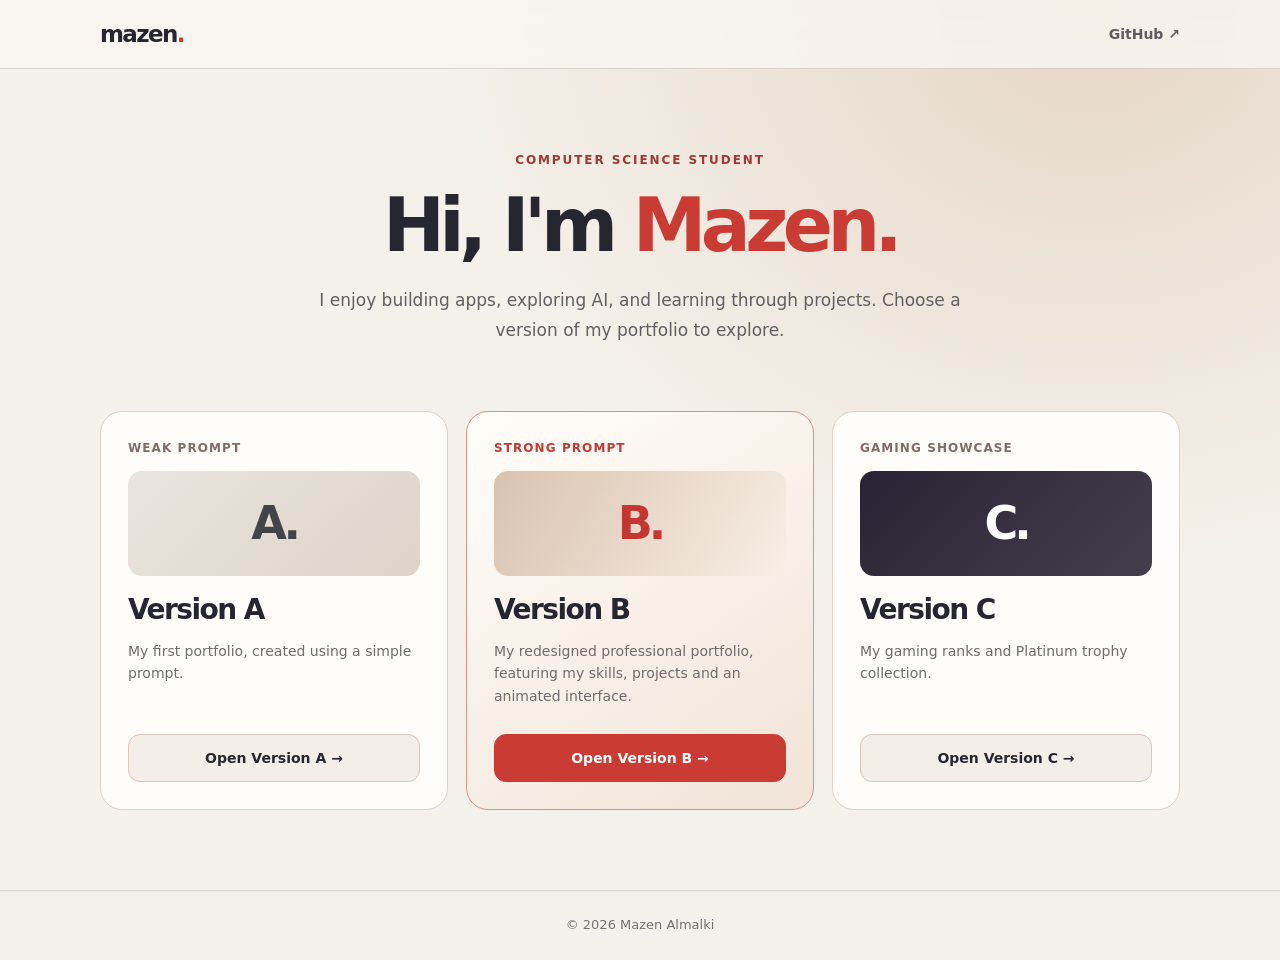
<file: index.html>
<!doctype html>
<html lang="en">
<head>
<meta charset="utf-8">
<meta name="viewport" content="width=device-width, initial-scale=1">
<meta name="theme-color" content="#f4f1ea">
<meta name="description" content="Mazen Almalki — Computer Science student. Explore three portfolio versions.">
<title>Mazen Almalki | Choose a Version</title>
<style>
:root{--bg:#f4f1ea;--ink:#252630;--muted:#6f6b6b;--edge:#dbd3ca;--paper:#fffdf9;--red:#ca3b33;--wood:#9a725d}
*{box-sizing:border-box}
html{scroll-behavior:smooth}
body{margin:0;background:radial-gradient(ellipse at 85% 0%,#e5d6c6 0%,transparent 42%),var(--bg);color:var(--ink);font:16px/1.6 system-ui,-apple-system,"Segoe UI",sans-serif}
a{text-decoration:none;color:inherit}
a:focus-visible{outline:3px solid var(--red);outline-offset:4px}
.wrap{width:min(1080px,calc(100% - 40px));margin:auto}
.topbar{border-bottom:1px solid var(--edge);background:#f9f7f2c9;backdrop-filter:blur(12px)}
.nav{min-height:68px;display:flex;align-items:center;justify-content:space-between;gap:16px}
.logo{font-size:23px;font-weight:850;letter-spacing:-.07em}.logo span{color:var(--red)}
.nav a:not(.logo){font-size:14px;font-weight:650;color:#605b60}.nav a:hover{color:var(--red)}
.hero{text-align:center;padding:82px 0 45px}
.kicker{color:#a23730;text-transform:uppercase;font-size:12px;font-weight:800;letter-spacing:.16em}
h1{font-size:clamp(42px,7vw,74px);letter-spacing:-.075em;line-height:1.05;margin:17px 0 20px}
.hero h1 span{color:var(--red)}
.lead{max-width:680px;margin:auto;color:#625f64;font-size:17px;line-height:1.8}
.versions{display:grid;grid-template-columns:repeat(3,minmax(0,1fr));gap:18px;padding:20px 0 80px}
.card{border:1px solid var(--edge);border-radius:22px;background:var(--paper);padding:27px;display:flex;flex-direction:column;gap:13px;min-width:0;transition:transform .25s,border-color .25s,box-shadow .25s}
.card:hover{transform:translateY(-5px);box-shadow:0 18px 35px #6d55401b}
.card.b{background:linear-gradient(145deg,#fffdf9,#f1e3d7);border-color:#c99a86}
.label{font-size:12px;font-weight:800;letter-spacing:.09em;color:#806c65}
.card.b .label{color:#c33a33}
.card h2{font-size:28px;letter-spacing:-.055em;line-height:1.2;margin:4px 0 0}
.card p{margin:0 0 14px;color:var(--muted);font-size:14px;flex:1}
.card-visual{height:105px;border-radius:14px;display:flex;align-items:center;justify-content:center;font-size:46px;font-weight:900;letter-spacing:-.09em;background:linear-gradient(135deg,#e9e5de,#ddd3c9);color:#43434a}
.b .card-visual{background:linear-gradient(120deg,#d9c3af,#f8eee4);color:#c53630}
.c .card-visual{background:linear-gradient(135deg,#282334,#453e4c);color:#fff}
.go{display:inline-flex;align-items:center;justify-content:center;padding:12px 16px;border:1px solid #d6c6bb;border-radius:12px;font-size:14px;font-weight:800;background:#f4eee9}
.b .go{background:var(--red);border-color:var(--red);color:white}
.go:hover{filter:brightness(.96)}
footer{border-top:1px solid var(--edge);padding:24px 0;color:#777176;font-size:13px;text-align:center}
@media(max-width:800px){.versions{grid-template-columns:1fr 1fr}}
@media(max-width:570px){.hero{padding:60px 0 35px}.versions{grid-template-columns:1fr}.card{padding:23px}.nav{min-height:62px}}
@media(prefers-reduced-motion:reduce){html{scroll-behavior:auto}.card{transition:none}.card:hover{transform:none}}
</style>
</head>
<body>
<header class="topbar"><div class="wrap nav"><a href="index.html" class="logo">mazen<span>.</span></a><a href="https://github.com/MazenAlmalki" target="_blank" rel="noopener noreferrer">GitHub ↗</a></div></header>
<main class="wrap">
<section class="hero"><div class="kicker">Computer Science Student</div><h1>Hi, I'm <span>Mazen.</span></h1><p class="lead">I enjoy building apps, exploring AI, and learning through projects. Choose a version of my portfolio to explore.</p></section>
<section class="versions" aria-label="Choose a portfolio version">
<article class="card a"><span class="label">WEAK PROMPT</span><div class="card-visual" aria-hidden="true">A.</div><h2>Version A</h2><p>My first portfolio, created using a simple prompt.</p><a class="go" href="version-a.html">Open Version A →</a></article>
<article class="card b"><span class="label">STRONG PROMPT</span><div class="card-visual" aria-hidden="true">B.</div><h2>Version B</h2><p>My redesigned professional portfolio, featuring my skills, projects and an animated interface.</p><a class="go" href="version-b.html">Open Version B →</a></article>
<article class="card c"><span class="label">GAMING SHOWCASE</span><div class="card-visual" aria-hidden="true">C.</div><h2>Version C</h2><p>My gaming ranks and Platinum trophy collection.</p><a class="go" href="version-c.html">Open Version C →</a></article>
</section>
</main>
<footer>© <span id="year">2026</span> Mazen Almalki</footer>
<script>document.getElementById("year").textContent=new Date().getFullYear();</script>
</body>
</html>
</file>
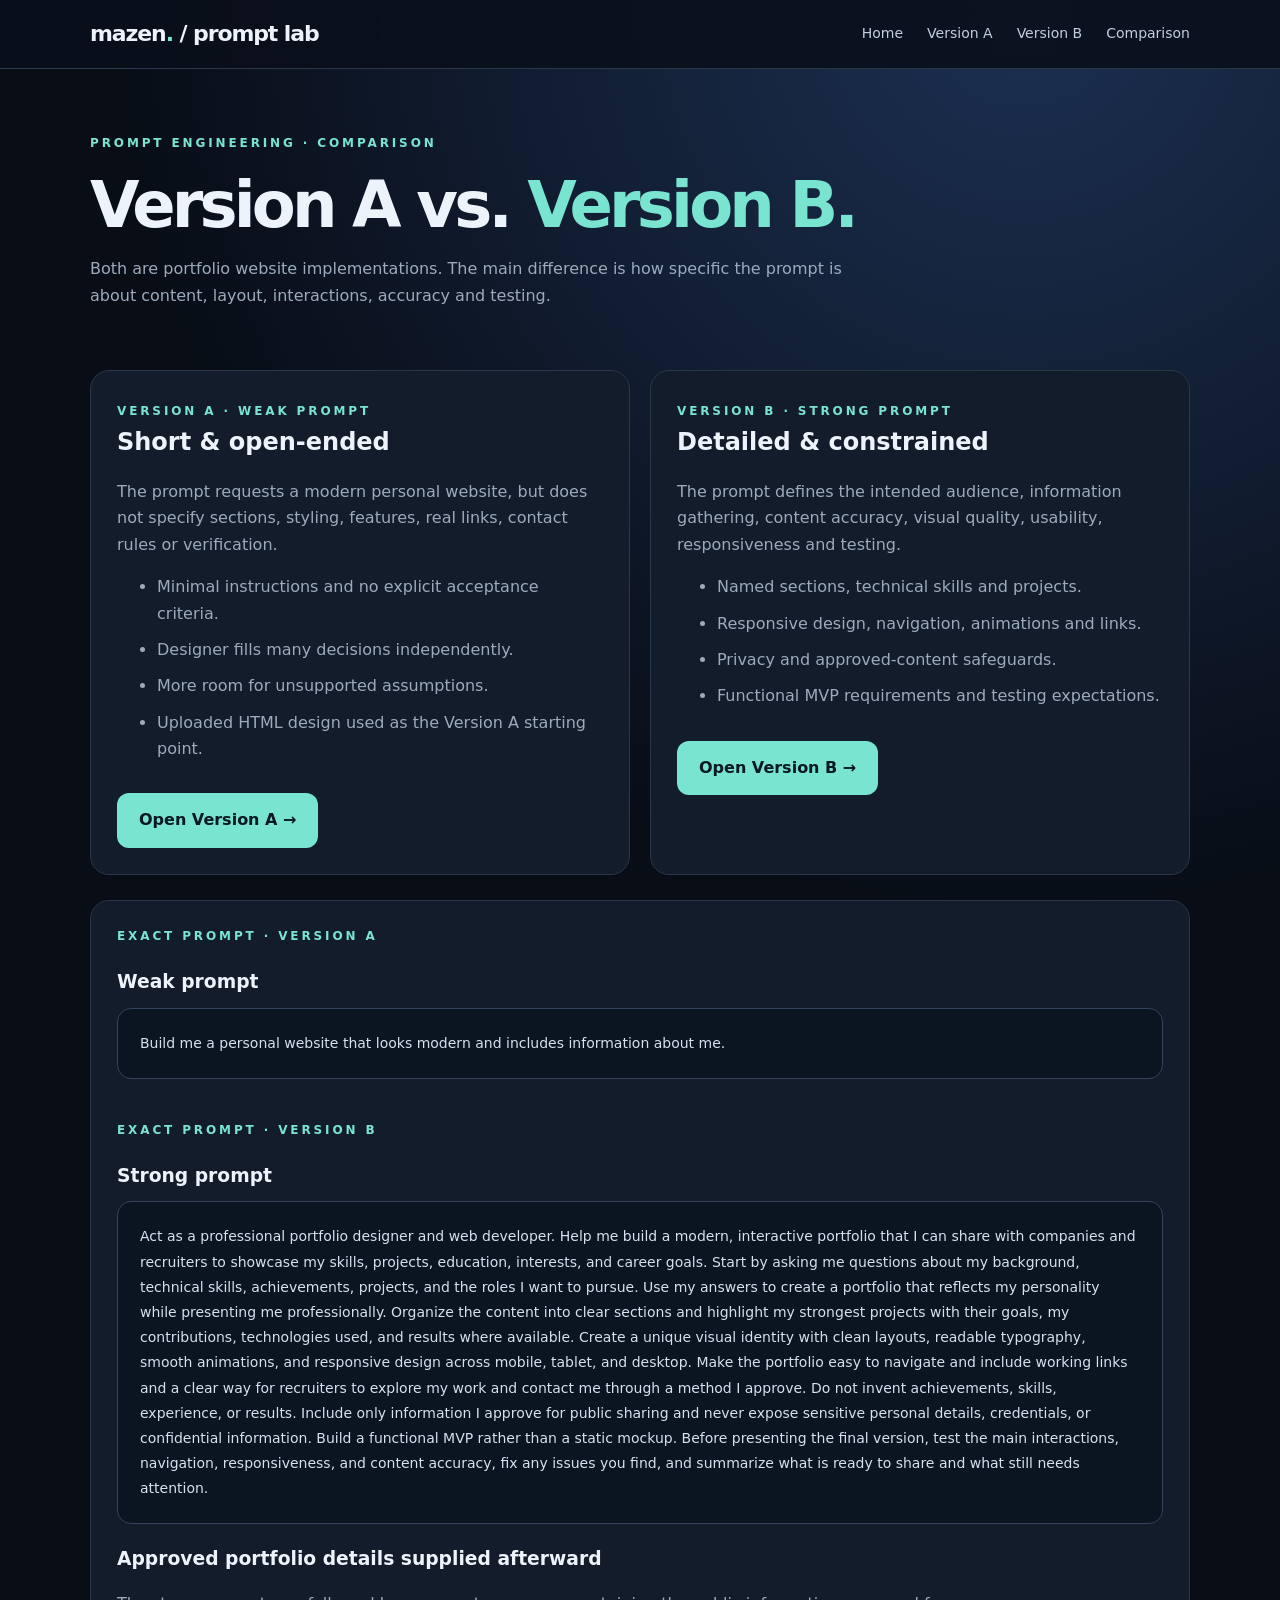
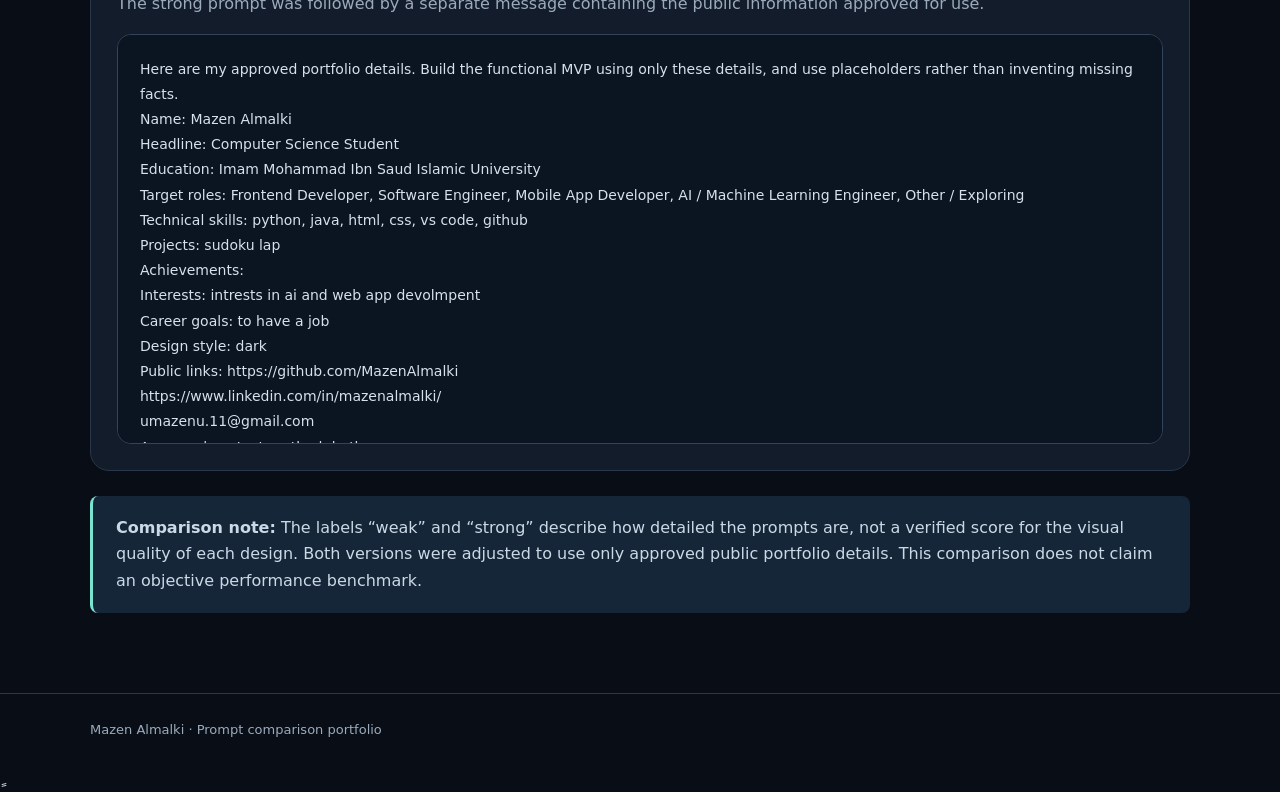
<file: comparison.html>
<!doctype html><html lang="en"><head><meta charset="utf-8"><meta name="viewport" content="width=device-width,initial-scale=1"><meta name="theme-color" content="#080d16"><style>
:root{color-scheme:dark;--bg:#080d16;--panel:#121c2a;--line:#293748;--text:#edf3fa;--muted:#9cabbc;--accent:#79e4d0;--blue:#92a8ff}*{box-sizing:border-box}html{scroll-behavior:smooth}body{margin:0;background:radial-gradient(circle at 80% 0%,#1c3052 0%,transparent 35%),var(--bg);color:var(--text);font-family:Inter,system-ui,-apple-system,'Segoe UI',sans-serif;line-height:1.65}a{color:inherit;text-decoration:none}:focus-visible{outline:3px solid var(--accent);outline-offset:4px}.wrap{width:min(1100px,calc(100% - 40px));margin:auto}.header{position:sticky;top:0;z-index:10;background:#0a101be6;backdrop-filter:blur(14px);border-bottom:1px solid var(--line)}.headrow{min-height:68px;display:flex;align-items:center;justify-content:space-between;gap:20px}.logo{font-weight:850;font-size:22px;letter-spacing:-.05em}.logo span,.eyebrow{color:var(--accent)}.header nav{display:flex;gap:24px;flex-wrap:wrap}.header nav a{font-size:14px;color:#c2cfdf}.header nav a:hover{color:white}.hero{text-align:center;padding:96px 0 43px}.eyebrow{text-transform:uppercase;font-size:12px;font-weight:800;letter-spacing:.24em}.hero h1{font-size:clamp(42px,7vw,76px);line-height:1.07;letter-spacing:-.06em;margin:18px auto 22px;max-width:850px}.hero h1 span{background:linear-gradient(90deg,var(--accent),var(--blue));background-clip:text;color:transparent}.hero p{max-width:650px;margin:auto;color:var(--muted);font-size:17px}.versions{display:grid;grid-template-columns:repeat(2,minmax(0,1fr));gap:24px;padding:35px 0 45px}.card{padding:30px;border:1px solid var(--line);border-radius:24px;background:linear-gradient(140deg,#182338,#101926);display:flex;flex-direction:column}.card.b{border-color:#4c8d94;background:linear-gradient(140deg,#173042,#111928)}.pill{align-self:flex-start;font-size:12px;font-weight:800;letter-spacing:.1em;text-transform:uppercase;border:1px solid #627489;border-radius:100px;padding:5px 12px}.b .pill{border-color:#70bcad;color:var(--accent)}.mock{margin:25px 0;border:1px solid #41506a;border-radius:13px;overflow:hidden;background:#0a1020;min-height:160px}.dots{display:flex;gap:6px;padding:12px;border-bottom:1px solid #28364c}.dots i{width:8px;height:8px;background:#74849b;border-radius:50%}.preview{padding:24px}.preview strong{display:block;font-size:32px;letter-spacing:-.05em}.preview em{font-style:normal;color:#a4fb78}.b .preview em{color:#8eaaff}.preview small{color:#8594ab}.lines{display:flex;gap:8px;margin-top:16px}.lines span{height:32px;border-radius:6px;background:#27354d;flex:1}.card h2{font-size:29px;letter-spacing:-.05em;margin:0 0 9px}.card p{color:var(--muted);margin:0 0 25px}.button{display:inline-flex;justify-content:center;align-items:center;background:var(--accent);color:#071923;border-radius:12px;padding:14px 22px;font-weight:800;transition:transform .2s}.button:hover{transform:translateY(-3px)}.a .button{background:#d8e3fb}.card .button{margin-top:auto}.under{text-align:center;padding:8px 0 90px}.under a{color:var(--accent);font-weight:750;text-decoration:underline;text-underline-offset:5px}.footer{border-top:1px solid var(--line);padding:25px 0;color:var(--muted);font-size:13px}.intro{padding:65px 0 20px}.intro h1{font-size:clamp(38px,6vw,64px);letter-spacing:-.06em;line-height:1.1;margin:16px 0}.intro p{color:var(--muted);max-width:790px}.cols{display:grid;grid-template-columns:1fr 1fr;gap:20px;margin:25px 0}.comp{background:var(--panel);border:1px solid var(--line);padding:26px;border-radius:19px}.comp h2{margin:0 0 10px}.comp p,.comp li{color:var(--muted)}.comp li{margin-bottom:10px}h3{margin:20px 0 10px}.prompt{white-space:pre-wrap;overflow-wrap:anywhere;background:#0b1421;border:1px solid #334359;border-radius:14px;padding:22px;color:#d6e1ee;font-size:14px;line-height:1.8;max-height:410px;overflow:auto}.comp .button{margin-top:15px}.note{background:#152638;border-left:3px solid var(--accent);padding:19px 23px;border-radius:8px;margin:25px 0 80px;color:#cbd9e6}@media(max-width:700px){.versions,.cols{grid-template-columns:1fr}.hero{padding-top:60px}.card{padding:22px}.header nav{gap:13px}.intro{padding-top:48px}}@media(prefers-reduced-motion:reduce){html{scroll-behavior:auto}.button{transition:none}}
</style><title>Version A vs B | Prompts & Differences</title></head><body><header class="header"><div class="wrap headrow"><a class="logo" href="index.html">mazen<span>.</span> / prompt lab</a><nav aria-label="Website navigation"><a href="index.html">Home</a><a href="version-a.html">Version A</a><a href="version-b.html">Version B</a><a href="comparison.html">Comparison</a></nav></div></header><main class="wrap"><section class="intro"><div class="eyebrow">Prompt engineering · Comparison</div><h1>Version A vs. <span style="color:var(--accent)">Version B.</span></h1><p>Both are portfolio website implementations. The main difference is how specific the prompt is about content, layout, interactions, accuracy and testing.</p></section><section class="cols"><article class="comp"><span class="eyebrow">Version A · Weak prompt</span><h2>Short & open-ended</h2><p>The prompt requests a modern personal website, but does not specify sections, styling, features, real links, contact rules or verification.</p><ul><li>Minimal instructions and no explicit acceptance criteria.</li><li>Designer fills many decisions independently.</li><li>More room for unsupported assumptions.</li><li>Uploaded HTML design used as the Version A starting point.</li></ul><a class="button" href="version-a.html">Open Version A →</a></article><article class="comp"><span class="eyebrow">Version B · Strong prompt</span><h2>Detailed & constrained</h2><p>The prompt defines the intended audience, information gathering, content accuracy, visual quality, usability, responsiveness and testing.</p><ul><li>Named sections, technical skills and projects.</li><li>Responsive design, navigation, animations and links.</li><li>Privacy and approved-content safeguards.</li><li>Functional MVP requirements and testing expectations.</li></ul><a class="button" href="version-b.html">Open Version B →</a></article></section><section class="comp"><div class="eyebrow">Exact prompt · Version A</div><h3>Weak prompt</h3><div class="prompt">Build me a personal website that looks modern and includes information about me.</div><div class="eyebrow" style="margin-top:42px">Exact prompt · Version B</div><h3>Strong prompt</h3><div class="prompt">Act as a professional portfolio designer and web developer. Help me build a modern, interactive portfolio that I can share with companies and recruiters to showcase my skills, projects, education, interests, and career goals. Start by asking me questions about my background, technical skills, achievements, projects, and the roles I want to pursue. Use my answers to create a portfolio that reflects my personality while presenting me professionally. Organize the content into clear sections and highlight my strongest projects with their goals, my contributions, technologies used, and results where available. Create a unique visual identity with clean layouts, readable typography, smooth animations, and responsive design across mobile, tablet, and desktop. Make the portfolio easy to navigate and include working links and a clear way for recruiters to explore my work and contact me through a method I approve. Do not invent achievements, skills, experience, or results. Include only information I approve for public sharing and never expose sensitive personal details, credentials, or confidential information. Build a functional MVP rather than a static mockup. Before presenting the final version, test the main interactions, navigation, responsiveness, and content accuracy, fix any issues you find, and summarize what is ready to share and what still needs attention.</div><h3>Approved portfolio details supplied afterward</h3><p>The strong prompt was followed by a separate message containing the public information approved for use.</p><div class="prompt">Here are my approved portfolio details. Build the functional MVP using only these details, and use placeholders rather than inventing missing facts.
Name: Mazen Almalki
Headline: Computer Science Student
Education: Imam Mohammad Ibn Saud Islamic University
Target roles: Frontend Developer, Software Engineer, Mobile App Developer, AI / Machine Learning Engineer, Other / Exploring
Technical skills: python, java, html, css, vs code, github
Projects: sudoku lap
Achievements:
Interests: intrests in ai and web app devolmpent
Career goals: to have a job
Design style: dark
Public links: https://github.com/MazenAlmalki
https://www.linkedin.com/in/mazenalmalki/
umazenu.11@gmail.com
Approved contact method: both</div></section><div class="note"><strong>Comparison note:</strong> The labels “weak” and “strong” describe how detailed the prompts are, not a verified score for the visual quality of each design. Both versions were adjusted to use only approved public portfolio details. This comparison does not claim an objective performance benchmark.</div></main><footer class="footer"><div class="wrap">Mazen Almalki · Prompt comparison portfolio</div></footer></body></html>ٍ
</file>
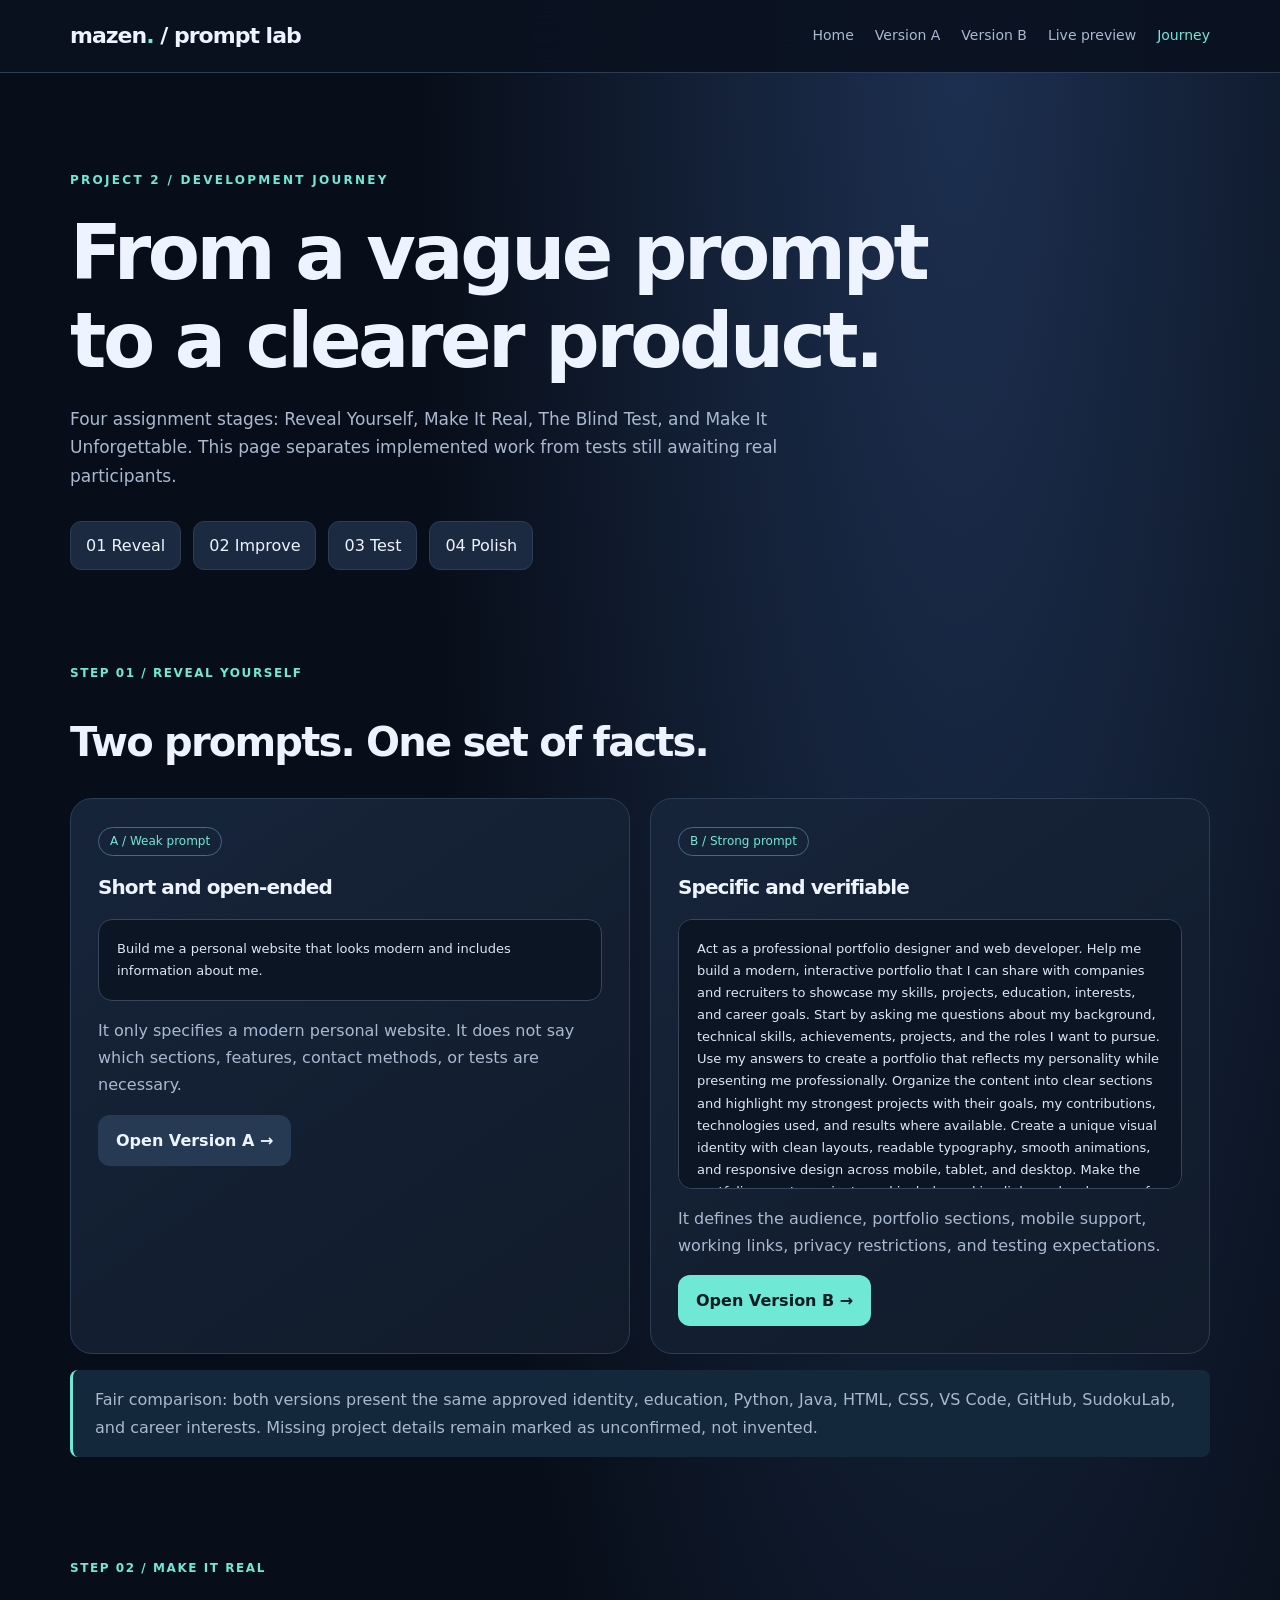
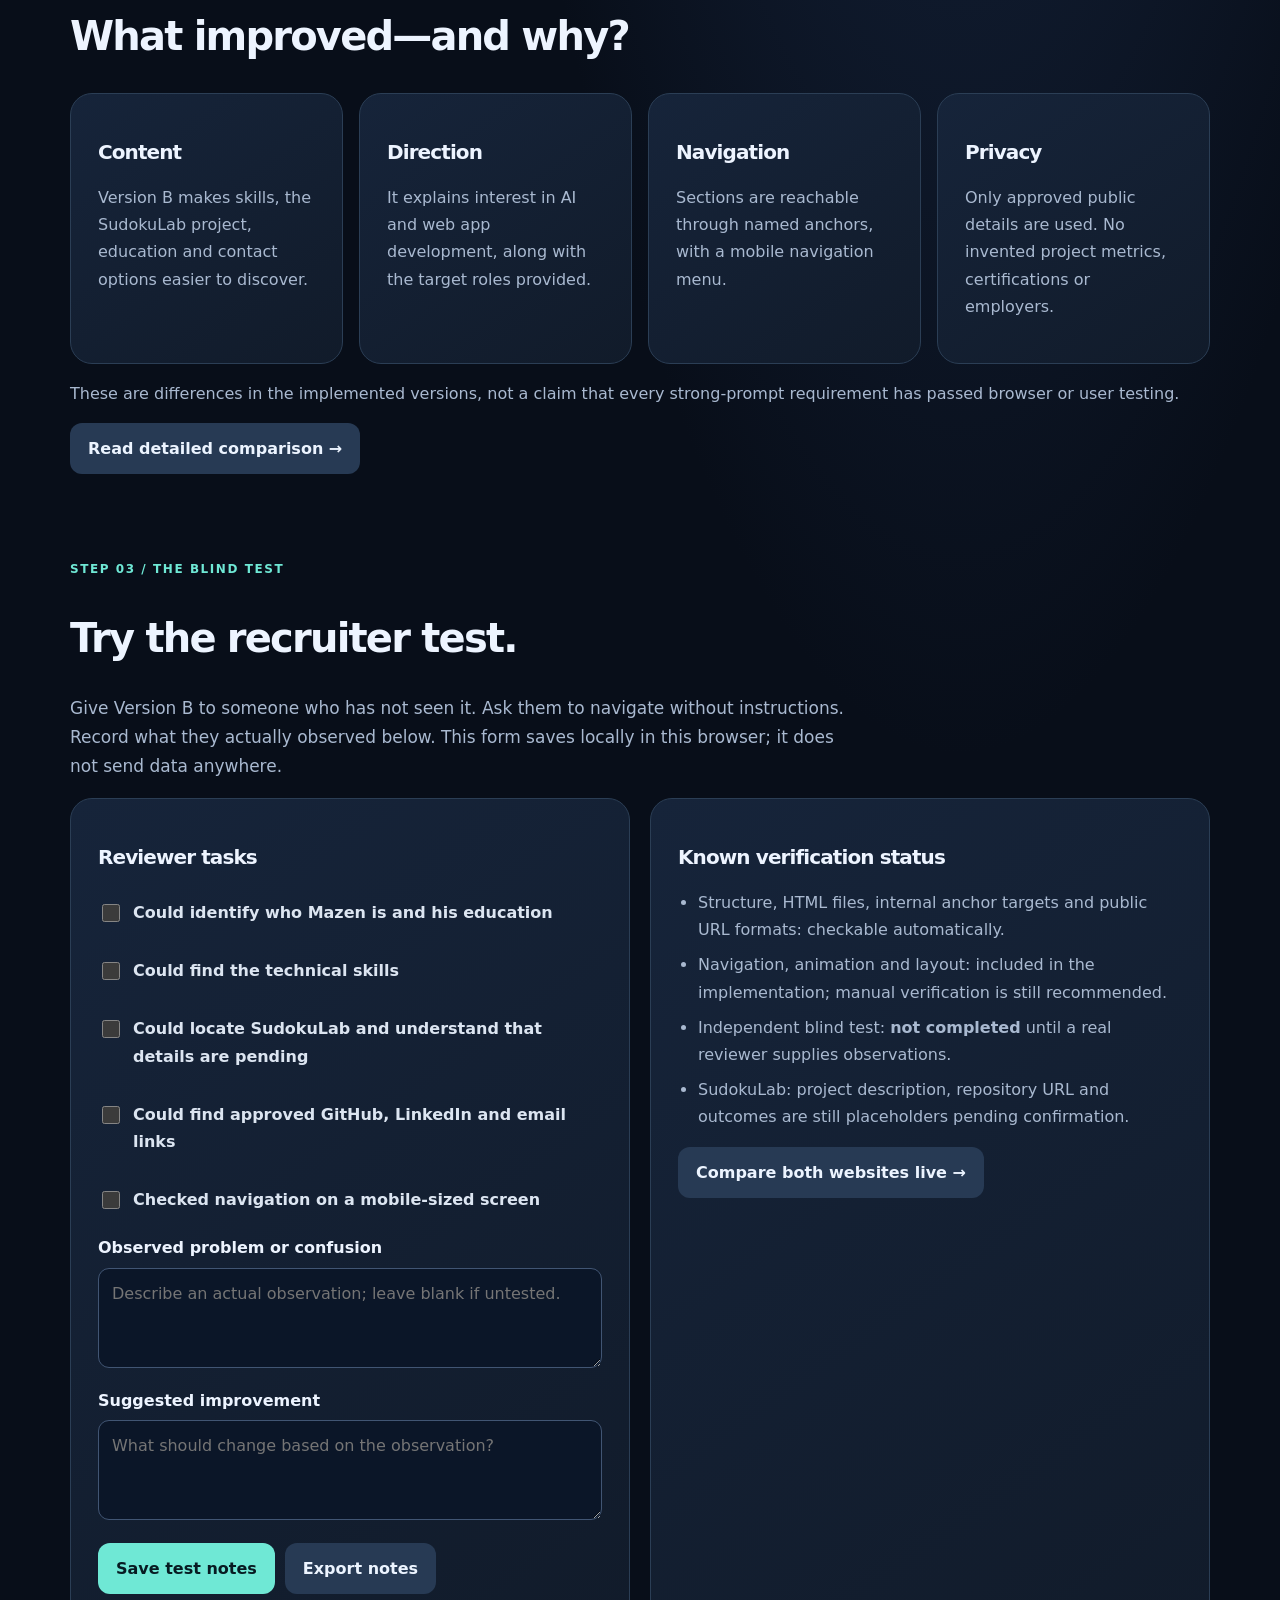
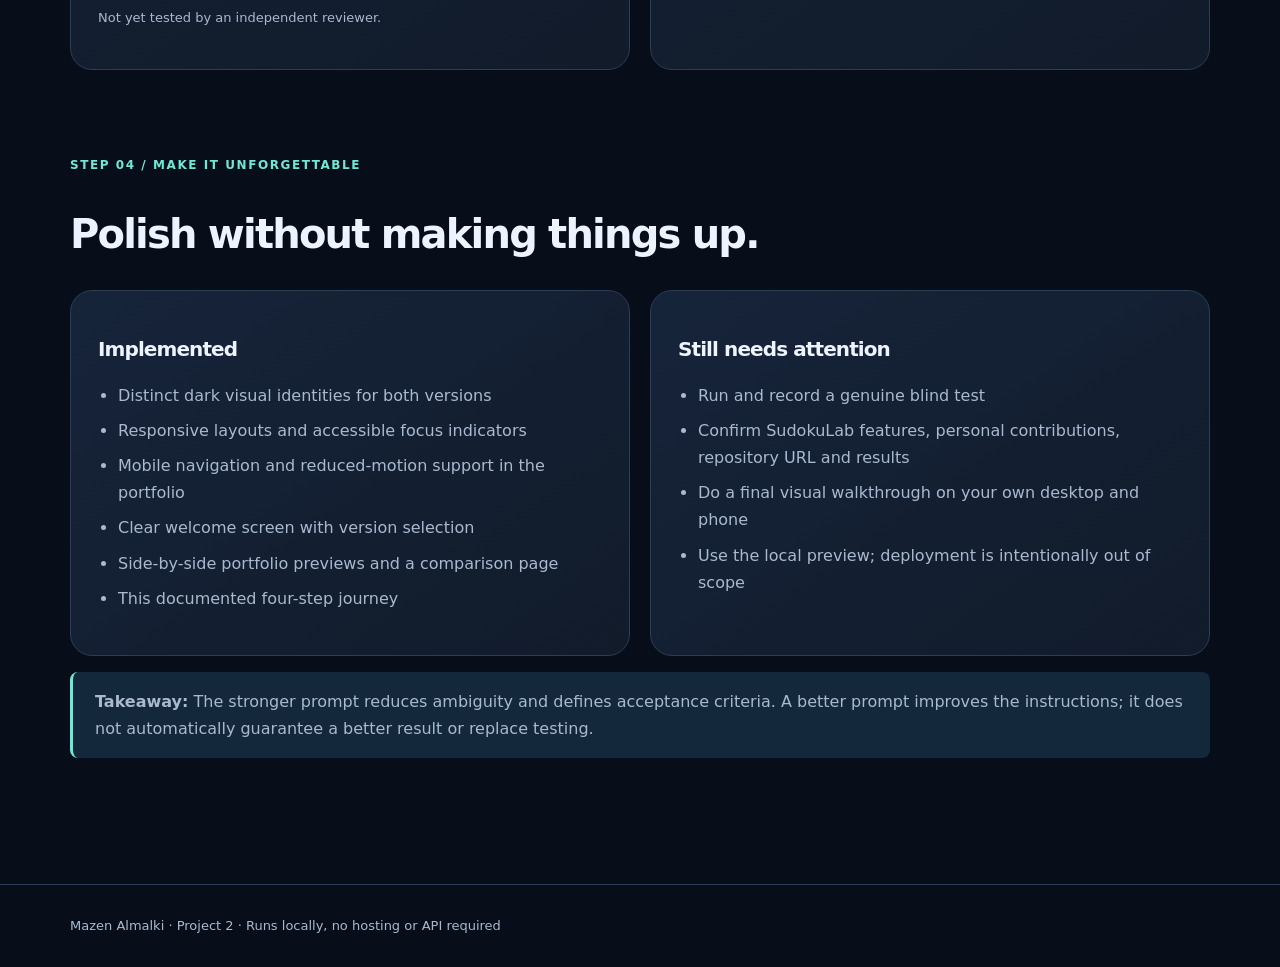
<file: journey.html>
<!doctype html><html lang="en"><head><meta charset="utf-8"><meta name="viewport" content="width=device-width,initial-scale=1"><meta name="theme-color" content="#080e19"><title>Development Journey | Mazen Almalki</title><link rel="stylesheet" href="journey.css"></head><body><header class="navtop"><div class="wrap navinside"><a href="index.html"><strong>mazen<span>.</span> / prompt lab</strong></a><nav class="navlinks" aria-label="Main navigation"><a href="index.html">Home</a><a href="version-a.html">Version A</a><a href="version-b.html">Version B</a><a href="preview.html">Live preview</a><a href="journey.html" aria-current="page">Journey</a></nav></div></header><main class="wrap">
<section class="hero reveal"><span class="eyebrow">Project 2 / Development journey</span><h1>From a vague prompt<br>to a clearer product.</h1><p class="sub">Four assignment stages: Reveal Yourself, Make It Real, The Blind Test, and Make It Unforgettable. This page separates implemented work from tests still awaiting real participants.</p><nav class="timeline" aria-label="Jump to a step"><a href="#step1">01 Reveal</a><a href="#step2">02 Improve</a><a href="#step3">03 Test</a><a href="#step4">04 Polish</a></nav></section>
<section class="block" id="step1"><span class="stepno">STEP 01 / REVEAL YOURSELF</span><h2>Two prompts. One set of facts.</h2><div class="grid2"><article class="panel"><span class="chip">A / Weak prompt</span><h3>Short and open-ended</h3><div class="prompt">Build me a personal website that looks modern and includes information about me.</div><p>It only specifies a modern personal website. It does not say which sections, features, contact methods, or tests are necessary.</p><a class="btn alt" href="version-a.html">Open Version A →</a></article><article class="panel"><span class="chip">B / Strong prompt</span><h3>Specific and verifiable</h3><div class="prompt">Act as a professional portfolio designer and web developer. Help me build a modern, interactive portfolio that I can share with companies and recruiters to showcase my skills, projects, education, interests, and career goals. Start by asking me questions about my background, technical skills, achievements, projects, and the roles I want to pursue. Use my answers to create a portfolio that reflects my personality while presenting me professionally. Organize the content into clear sections and highlight my strongest projects with their goals, my contributions, technologies used, and results where available. Create a unique visual identity with clean layouts, readable typography, smooth animations, and responsive design across mobile, tablet, and desktop. Make the portfolio easy to navigate and include working links and a clear way for recruiters to explore my work and contact me through a method I approve. Do not invent achievements, skills, experience, or results. Include only information I approve for public sharing and never expose sensitive personal details, credentials, or confidential information. Build a functional MVP rather than a static mockup. Before presenting the final version, test the main interactions, navigation, responsiveness, and content accuracy, fix any issues you find, and summarize what is ready to share and what still needs attention.</div><p>It defines the audience, portfolio sections, mobile support, working links, privacy restrictions, and testing expectations.</p><a class="btn" href="version-b.html">Open Version B →</a></article></div><p class="strip">Fair comparison: both versions present the same approved identity, education, Python, Java, HTML, CSS, VS Code, GitHub, SudokuLab, and career interests. Missing project details remain marked as unconfirmed, not invented.</p></section>
<section class="block" id="step2"><span class="stepno">STEP 02 / MAKE IT REAL</span><h2>What improved—and why?</h2><div class="grid4"><article class="panel"><h3>Content</h3><p>Version B makes skills, the SudokuLab project, education and contact options easier to discover.</p></article><article class="panel"><h3>Direction</h3><p>It explains interest in AI and web app development, along with the target roles provided.</p></article><article class="panel"><h3>Navigation</h3><p>Sections are reachable through named anchors, with a mobile navigation menu.</p></article><article class="panel"><h3>Privacy</h3><p>Only approved public details are used. No invented project metrics, certifications or employers.</p></article></div><p class="muted">These are differences in the implemented versions, not a claim that every strong-prompt requirement has passed browser or user testing.</p><a class="btn alt" href="comparison.html">Read detailed comparison →</a></section>
<section class="block" id="step3"><span class="stepno">STEP 03 / THE BLIND TEST</span><h2>Try the recruiter test.</h2><p class="sub">Give Version B to someone who has not seen it. Ask them to navigate without instructions. Record what they actually observed below. This form saves locally in this browser; it does not send data anywhere.</p><div class="grid2"><div class="panel"><h3>Reviewer tasks</h3><form id="blindForm"><label class="testline"><input type="checkbox" name="identity">Could identify who Mazen is and his education</label><label class="testline"><input type="checkbox" name="skills">Could find the technical skills</label><label class="testline"><input type="checkbox" name="project">Could locate SudokuLab and understand that details are pending</label><label class="testline"><input type="checkbox" name="contact">Could find approved GitHub, LinkedIn and email links</label><label class="testline"><input type="checkbox" name="mobile">Checked navigation on a mobile-sized screen</label><label for="issue">Observed problem or confusion</label><textarea id="issue" placeholder="Describe an actual observation; leave blank if untested."></textarea><label for="fix">Suggested improvement</label><textarea id="fix" placeholder="What should change based on the observation?"></textarea><div style="display:flex;gap:10px;flex-wrap:wrap;margin-top:15px"><button class="btn" type="submit">Save test notes</button><button class="btn alt" type="button" id="export">Export notes</button></div><p role="status" id="testStatus" class="cardnote" aria-live="polite">Not yet tested by an independent reviewer.</p></form></div><div class="panel"><h3>Known verification status</h3><ul class="list"><li>Structure, HTML files, internal anchor targets and public URL formats: checkable automatically.</li><li>Navigation, animation and layout: included in the implementation; manual verification is still recommended.</li><li>Independent blind test: <strong>not completed</strong> until a real reviewer supplies observations.</li><li>SudokuLab: project description, repository URL and outcomes are still placeholders pending confirmation.</li></ul><a class="btn alt" href="preview.html">Compare both websites live →</a></div></div></section>
<section class="block" id="step4"><span class="stepno">STEP 04 / MAKE IT UNFORGETTABLE</span><h2>Polish without making things up.</h2><div class="grid2"><article class="panel"><h3>Implemented</h3><ul class="list"><li>Distinct dark visual identities for both versions</li><li>Responsive layouts and accessible focus indicators</li><li>Mobile navigation and reduced-motion support in the portfolio</li><li>Clear welcome screen with version selection</li><li>Side-by-side portfolio previews and a comparison page</li><li>This documented four-step journey</li></ul></article><article class="panel"><h3>Still needs attention</h3><ul class="list"><li>Run and record a genuine blind test</li><li>Confirm SudokuLab features, personal contributions, repository URL and results</li><li>Do a final visual walkthrough on your own desktop and phone</li><li>Use the local preview; deployment is intentionally out of scope</li></ul></article></div><p class="strip"><strong>Takeaway:</strong> The stronger prompt reduces ambiguity and defines acceptance criteria. A better prompt improves the instructions; it does not automatically guarantee a better result or replace testing.</p></section>
</main><footer class="footer"><div class="wrap">Mazen Almalki · Project 2 · Runs locally, no hosting or API required</div></footer><script>
const key='mazen_project2_blindtest';const form=document.getElementById('blindForm'),status=document.getElementById('testStatus');
function gather(){return {checks:Object.fromEntries([...form.querySelectorAll('[type=checkbox]')].map(x=>[x.name,x.checked])),issue:document.getElementById('issue').value,fix:document.getElementById('fix').value,savedAt:new Date().toISOString()}}
try{const v=JSON.parse(localStorage.getItem(key)||'null');if(v){for(const x of form.querySelectorAll('[type=checkbox]'))x.checked=!!v.checks?.[x.name];document.getElementById('issue').value=v.issue||'';document.getElementById('fix').value=v.fix||'';status.textContent='Local notes last saved: '+new Date(v.savedAt).toLocaleString()}}catch(e){status.textContent='Local storage unavailable; use Export notes.'}
form.addEventListener('submit',e=>{e.preventDefault();try{const v=gather();localStorage.setItem(key,JSON.stringify(v));status.textContent='Saved locally: '+new Date(v.savedAt).toLocaleString()}catch(e){status.textContent='Could not save; use Export notes.'}});
document.getElementById('export').addEventListener('click',()=>{const data=JSON.stringify(gather(),null,2),blob=new Blob([data],{type:'application/json'}),url=URL.createObjectURL(blob),a=document.createElement('a');a.href=url;a.download='blind-test-notes.json';a.click();setTimeout(()=>URL.revokeObjectURL(url),1000)});
</script></body></html>
</file>
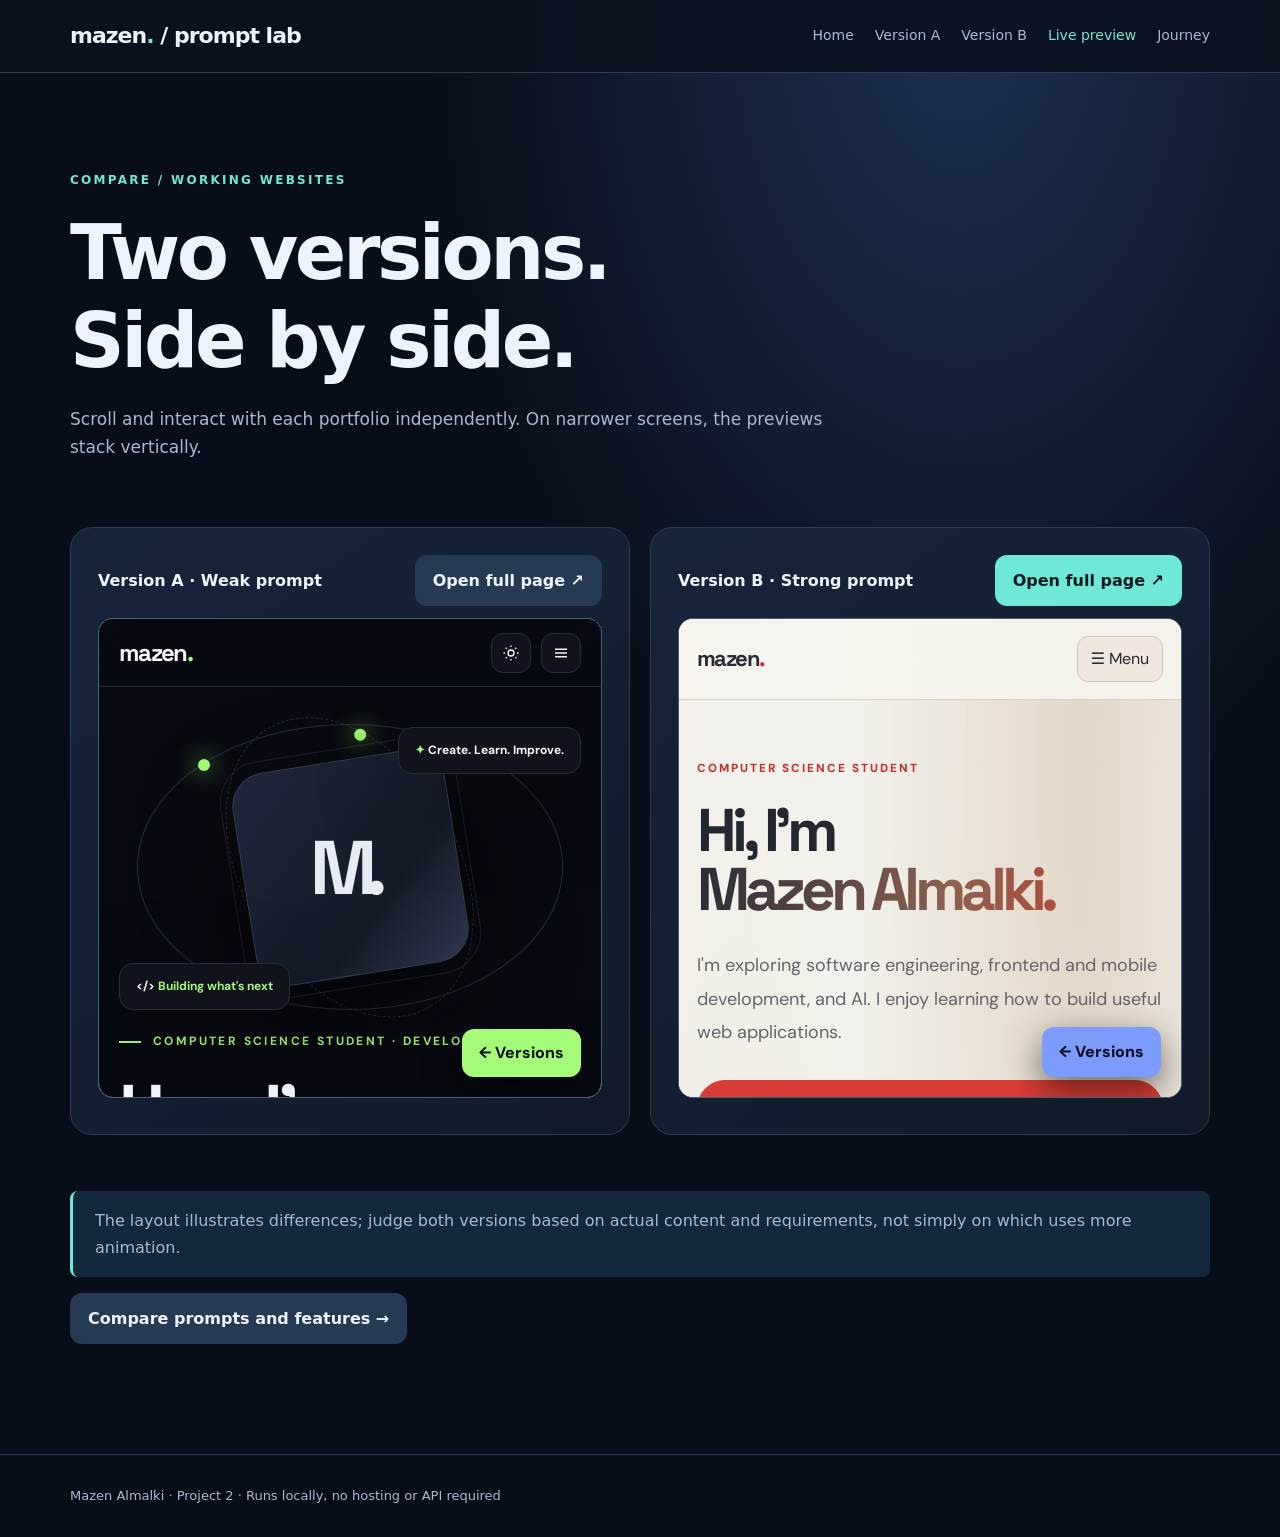
<file: preview.html>
<!doctype html><html lang="en"><head><meta charset="utf-8"><meta name="viewport" content="width=device-width,initial-scale=1"><meta name="theme-color" content="#080e19"><title>Side-by-side Preview | Mazen Almalki</title><link rel="stylesheet" href="journey.css"></head><body><header class="navtop"><div class="wrap navinside"><a href="index.html"><strong>mazen<span>.</span> / prompt lab</strong></a><nav class="navlinks" aria-label="Main navigation"><a href="index.html">Home</a><a href="version-a.html">Version A</a><a href="version-b.html">Version B</a><a href="preview.html" aria-current="page">Live preview</a><a href="journey.html">Journey</a></nav></div></header><main class="wrap"><section class="hero"><span class="eyebrow">Compare / Working websites</span><h1>Two versions.<br>Side by side.</h1><p class="sub">Scroll and interact with each portfolio independently. On narrower screens, the previews stack vertically.</p></section><section class="grid2"><article class="panel"><div class="framehead"><strong>Version A · Weak prompt</strong><a class="btn alt" href="version-a.html">Open full page ↗</a></div><iframe class="previewframe" title="Portfolio Version A preview" src="version-a.html" loading="lazy"></iframe></article><article class="panel"><div class="framehead"><strong>Version B · Strong prompt</strong><a class="btn" href="version-b.html">Open full page ↗</a></div><iframe class="previewframe" title="Portfolio Version B preview" src="version-b.html" loading="lazy"></iframe></article></section><section class="block"><p class="strip">The layout illustrates differences; judge both versions based on actual content and requirements, not simply on which uses more animation.</p><a class="btn alt" href="comparison.html">Compare prompts and features →</a></section></main><footer class="footer"><div class="wrap">Mazen Almalki · Project 2 · Runs locally, no hosting or API required</div></footer></body></html>
</file>
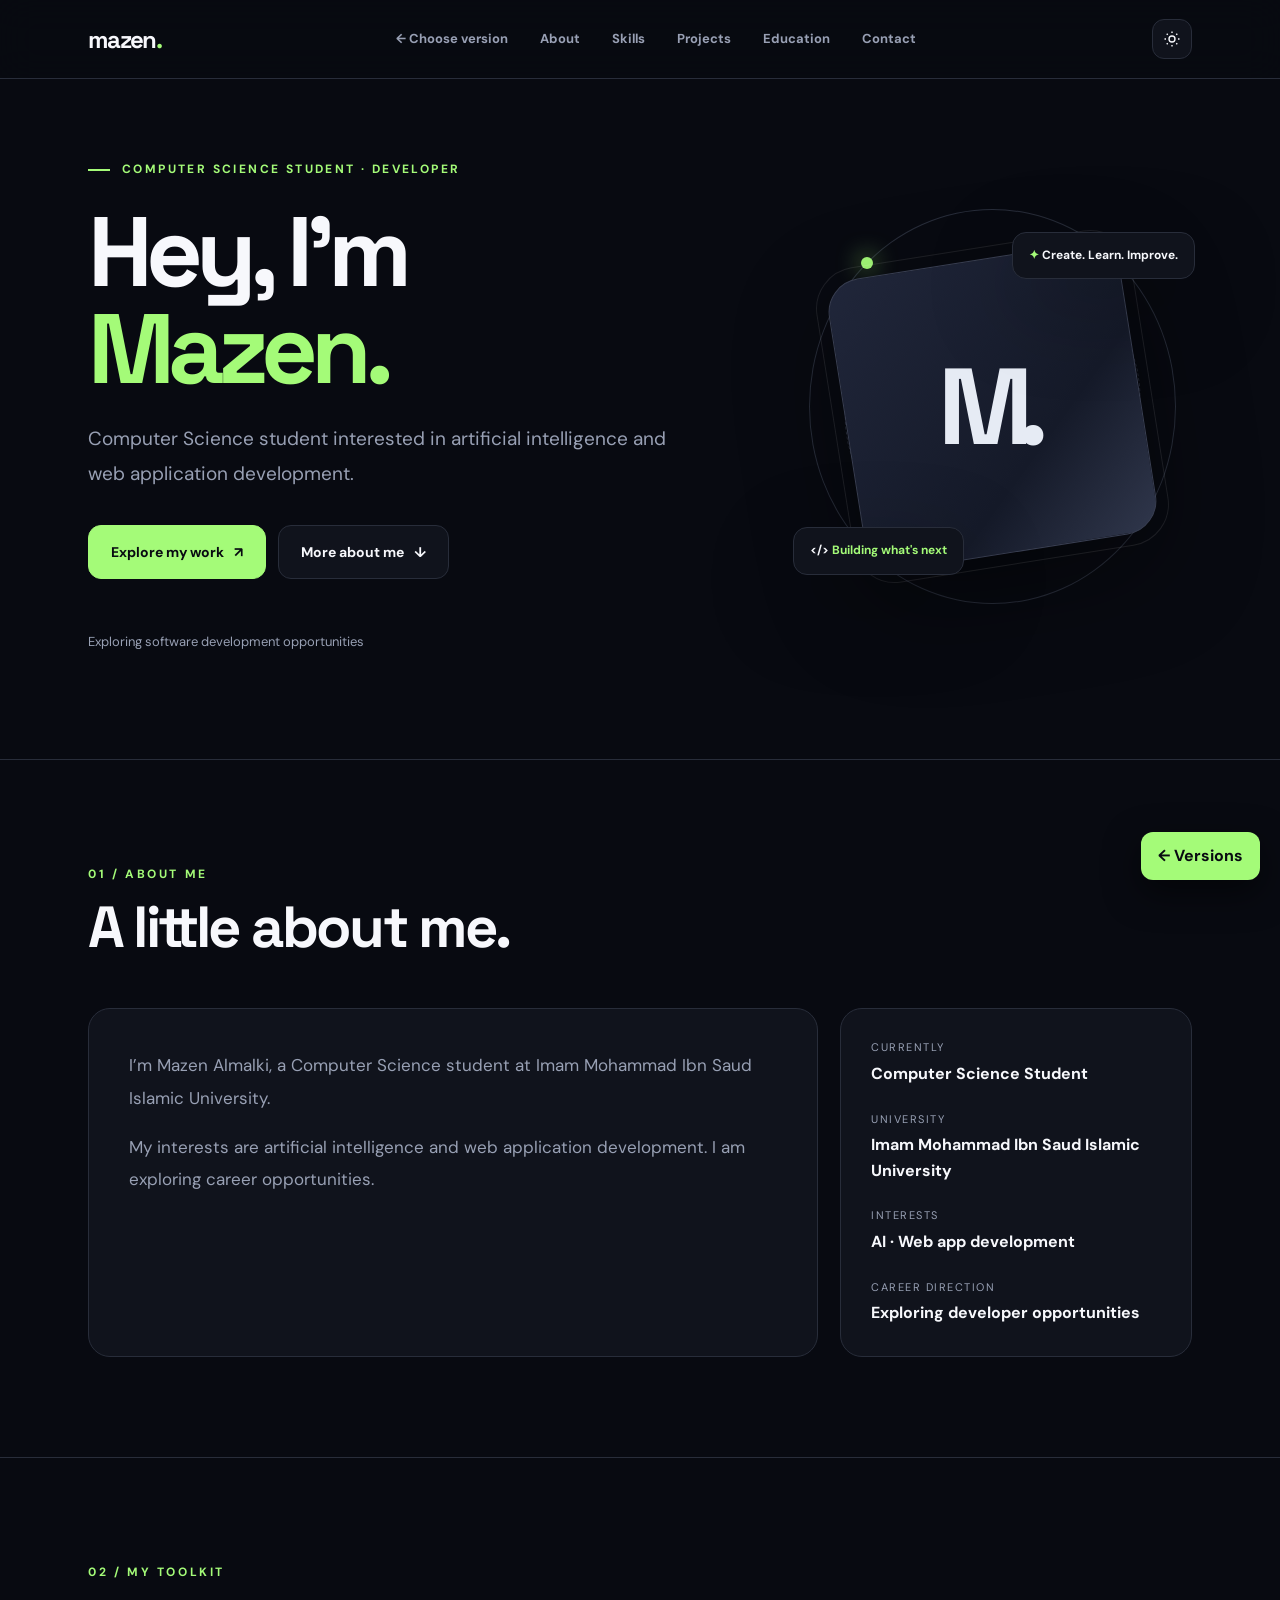
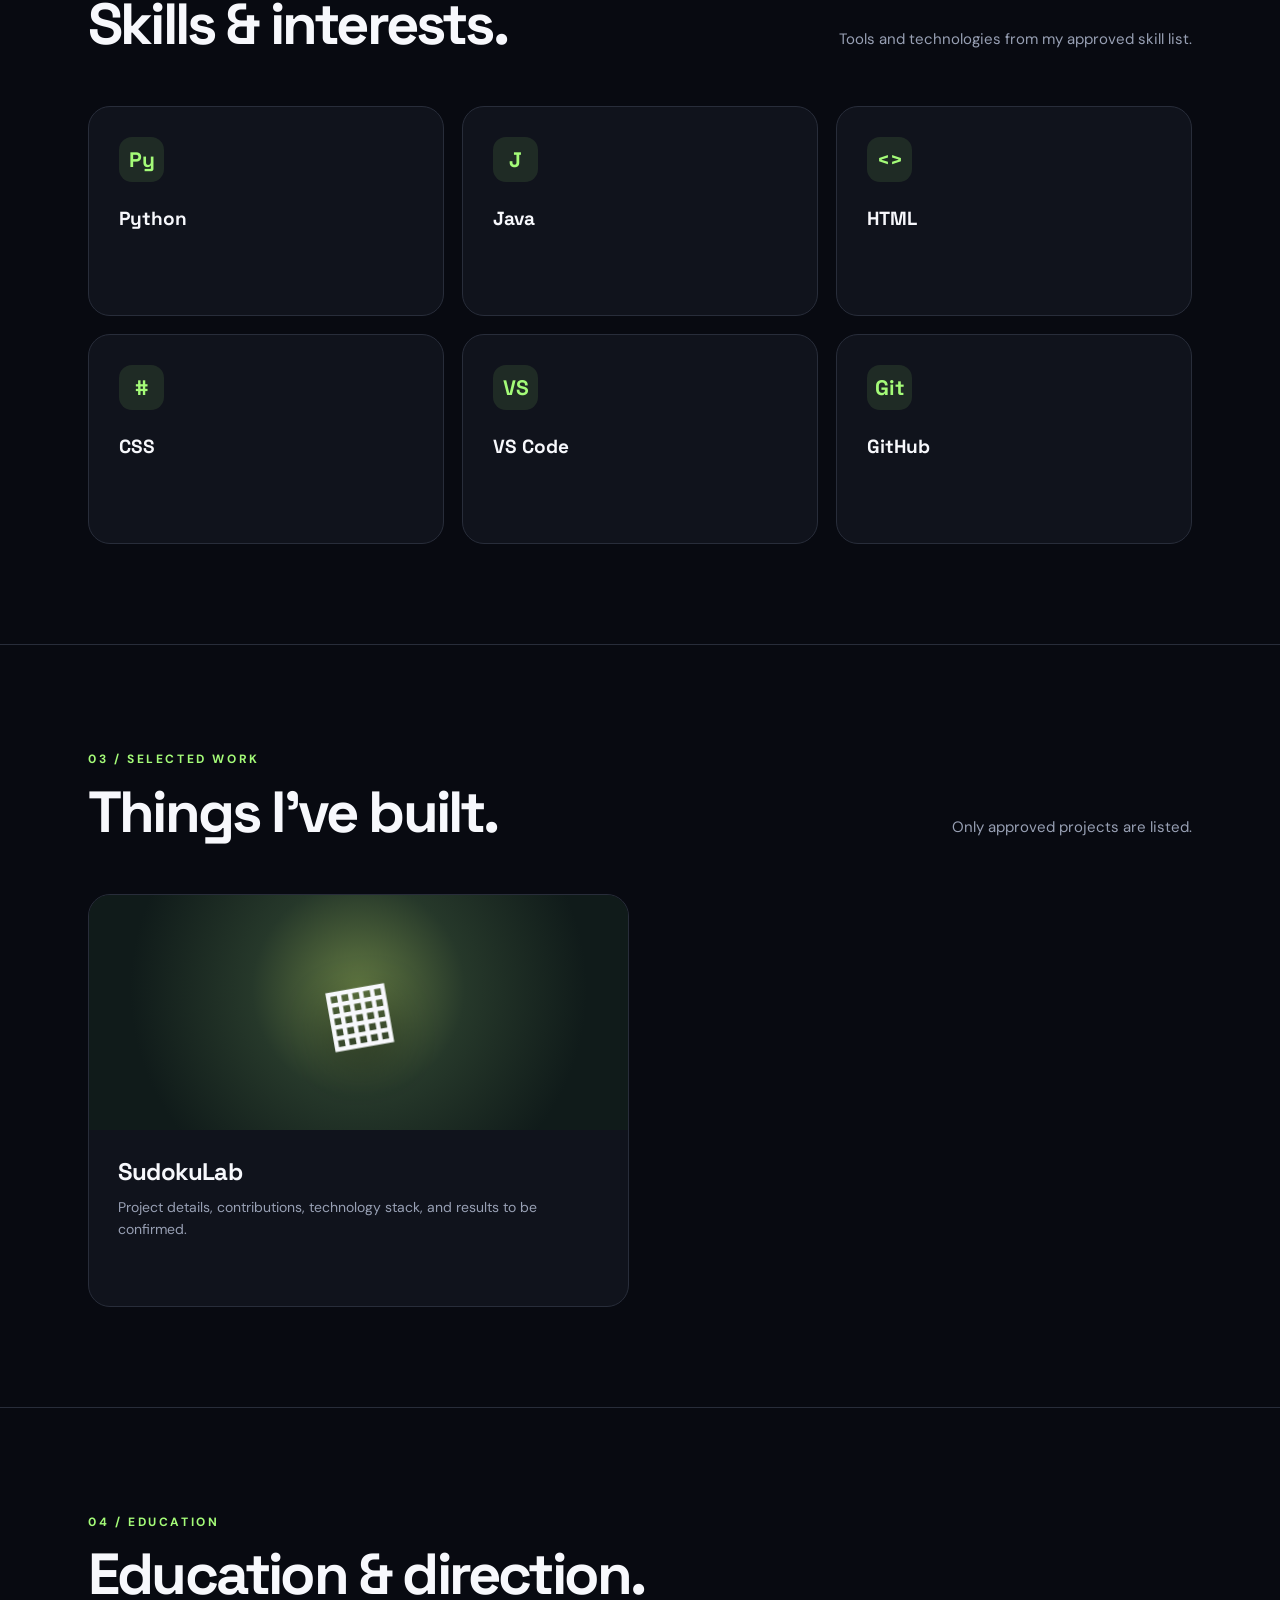
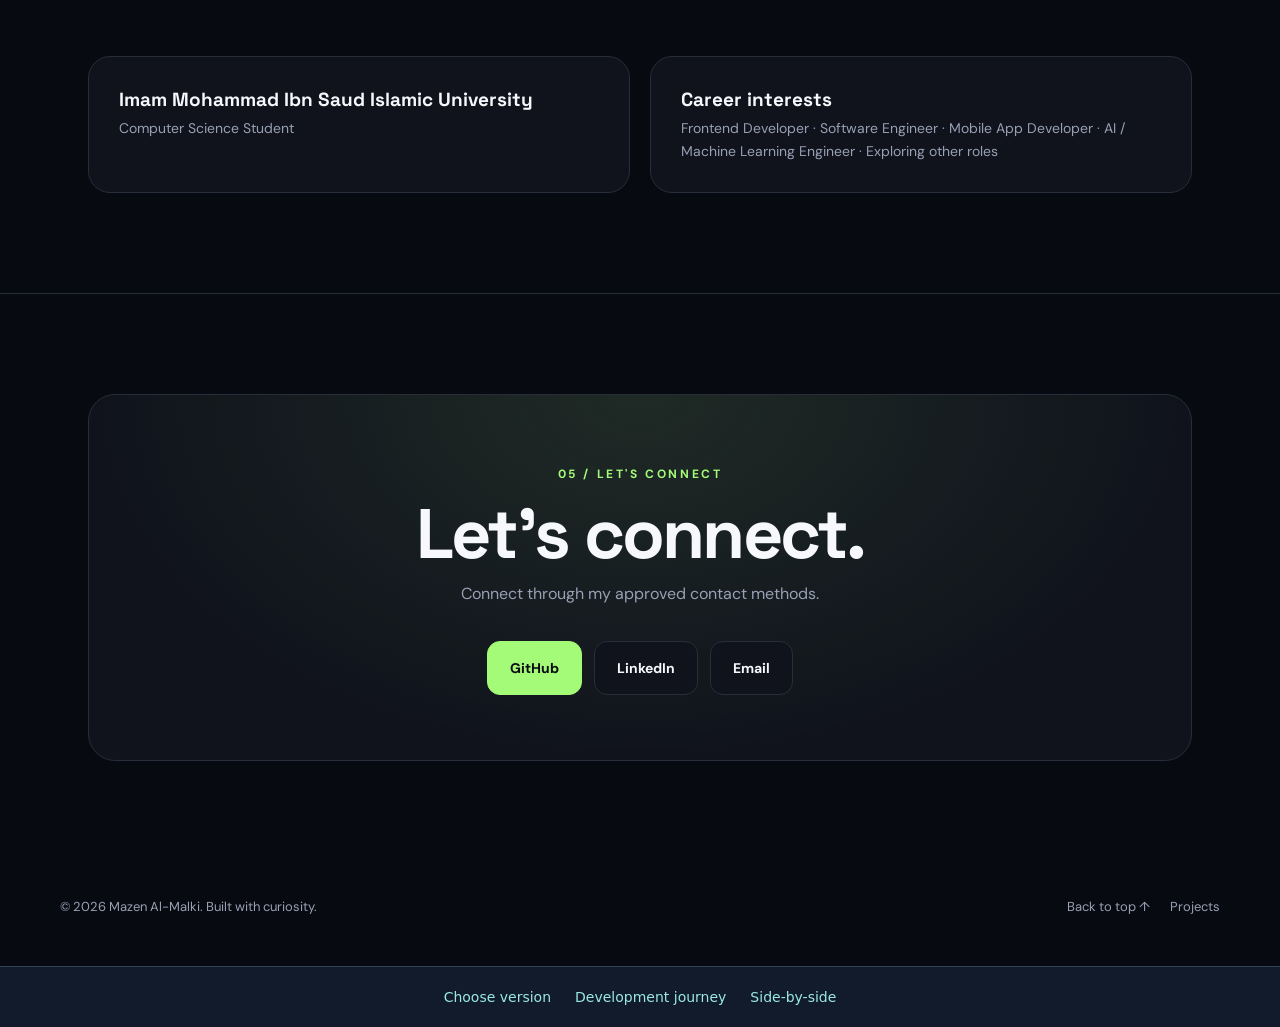
<file: version-a.html>
<!DOCTYPE html>

<html lang="en">
<head>
<meta charset="utf-8"/>
<meta content="width=device-width, initial-scale=1" name="viewport"/>
<meta content="#080a11" name="theme-color"/>
<meta content="Mazen Almalki — Computer Science Student portfolio, Version A." name="description"/>
<title>Mazen Al-Malki — Developer Portfolio</title>
<link href="https://fonts.googleapis.com" rel="preconnect"/>
<link crossorigin="" href="https://fonts.gstatic.com" rel="preconnect"/>
<link href="https://fonts.googleapis.com/css2?family=DM+Sans:wght@400;500;600;700&amp;family=Space+Grotesk:wght@400;500;600;700&amp;display=swap" rel="stylesheet"/>
<style>
    :root{--bg:#080a11;--panel:#10131c;--panel2:#141823;--ink:#f7f8fc;--muted:#98a0b4;--stroke:#282d3a;--accent:#a4fb78;--accent2:#9a95ff;--shade:rgba(164,251,120,.1);--shadow:0 28px 90px rgba(0,0,0,.25)}
    [data-theme="light"]{--bg:#f6f7f2;--panel:#fff;--panel2:#f1f2ed;--ink:#171b21;--muted:#626a77;--stroke:#dce1d8;--accent:#4d861f;--accent2:#5a55c8;--shade:rgba(77,134,31,.09);--shadow:0 20px 70px rgba(40,45,37,.08)}
    *{box-sizing:border-box}html{scroll-behavior:smooth}body{margin:0;background:var(--bg);color:var(--ink);font-family:'DM Sans',sans-serif;line-height:1.6;transition:background .25s,color .25s}::selection{background:var(--accent);color:var(--bg)}a{color:inherit;text-decoration:none}button{font:inherit}button:focus-visible,a:focus-visible{outline:2px solid var(--accent);outline-offset:4px} .container{max-width:1160px;margin:auto;padding:0 28px}
    .topbar{position:sticky;top:0;z-index:30;backdrop-filter:blur(18px);background:color-mix(in srgb,var(--bg) 80%,transparent);border-bottom:1px solid var(--stroke)}.nav{display:flex;align-items:center;justify-content:space-between;min-height:78px;gap:22px}.wordmark{font:700 24px 'Space Grotesk',sans-serif;letter-spacing:-1.7px}.wordmark span{color:var(--accent)}.nav-links{display:flex;align-items:center;gap:32px}.nav-links a{font-size:13px;font-weight:700;color:var(--muted);transition:color .2s}.nav-links a:hover{color:var(--ink)}.nav-actions{display:flex;gap:10px}.icon-btn{border:1px solid var(--stroke);background:var(--panel);color:var(--ink);height:40px;width:40px;border-radius:12px;cursor:pointer;display:grid;place-items:center}.menu-btn{display:none}.icon-btn svg{width:18px;height:18px}
    .hero{min-height:680px;display:grid;grid-template-columns:1.25fr .75fr;align-items:center;gap:40px;padding-top:75px;padding-bottom:100px}.eyebrow{display:flex;align-items:center;gap:12px;font-size:12px;letter-spacing:2.4px;font-weight:700;text-transform:uppercase;color:var(--accent)}.eyebrow:before{content:"";width:22px;height:2px;background:var(--accent)}h1,h2,h3,p{margin-top:0}.hero h1{font:700 clamp(58px,7.7vw,112px)/.98 'Space Grotesk',sans-serif;letter-spacing:-7px;margin:25px 0 25px}.hero h1 em{font-style:normal;color:var(--accent)}.intro{font-size:19px;max-width:590px;color:var(--muted);line-height:1.8}.actions{display:flex;gap:12px;flex-wrap:wrap;margin-top:34px}.btn{border-radius:13px;padding:15px 22px;font-weight:700;font-size:14px;display:inline-flex;align-items:center;gap:10px;transition:transform .2s,background .2s;border:1px solid var(--stroke);cursor:pointer}.btn:hover{transform:translateY(-3px)}.btn-primary{background:var(--accent);color:var(--bg);border-color:var(--accent)}[data-theme="light"] .btn-primary{color:#fff}.btn-secondary{background:var(--panel);color:var(--ink)}.hero-meta{display:flex;gap:22px;align-items:center;margin-top:53px;flex-wrap:wrap;font-size:13px;color:var(--muted)}.hero-meta strong{color:var(--ink);font-weight:700}.tiny-dot{width:6px;height:6px;border-radius:50%;background:var(--accent);display:inline-block;margin-right:8px}
    .visual-wrap{position:relative;min-height:430px;display:grid;place-items:center}.orbit{position:absolute;inset:4%;border:1px solid var(--stroke);border-radius:50%;animation:turn 38s linear infinite}.orbit:before{content:"";position:absolute;top:12%;left:14%;width:12px;height:12px;background:var(--accent);border-radius:50%;box-shadow:0 0 25px var(--accent)}.orbit.two{inset:15%;animation-direction:reverse;transform:rotate(60deg);border-style:dashed}.orb{width:min(74%,325px);aspect-ratio:1;display:grid;place-items:center;border-radius:34px;background:linear-gradient(135deg,#20263a 0%,#151a29 65%,#30374c 100%);border:1px solid #383e51;box-shadow:0 35px 100px #0006;transform:rotate(-9deg);position:relative}.orb:after{content:"";position:absolute;inset:-13px;border:1px solid #ffffff16;border-radius:42px}.orb .initials{font:700 108px 'Space Grotesk';letter-spacing:-16px;color:#e6ebf4;transform:rotate(9deg);padding-right:15px}.floating{position:absolute;background:var(--panel);border:1px solid var(--stroke);border-radius:14px;padding:13px 16px;font-size:12px;font-weight:700;box-shadow:var(--shadow)}.floating.one{top:40px;right:-3px}.floating.two{bottom:47px;left:0}.floating b{color:var(--accent)}@keyframes turn{to{transform:rotate(360deg)}}
    section.section{padding:100px 0;border-top:1px solid var(--stroke)}.section-head{display:flex;justify-content:space-between;align-items:end;gap:25px;margin-bottom:40px}.section-kicker{font-size:12px;letter-spacing:2.6px;font-weight:700;color:var(--accent);text-transform:uppercase}.section h2{font:700 clamp(37px,5vw,58px)/1.05 'Space Grotesk',sans-serif;letter-spacing:-2.8px;margin:11px 0}.section-sub{color:var(--muted);max-width:440px;font-size:15px}.about-grid{display:grid;grid-template-columns:1.35fr .65fr;gap:22px}.card{background:var(--panel);border:1px solid var(--stroke);border-radius:22px;padding:30px}.about-card{padding:40px}.about-card p{font-size:17px;color:var(--muted);max-width:650px;line-height:1.9}.highlight{color:var(--ink);font-weight:600}.facts{display:grid;gap:24px}.fact-label{display:block;font-size:11px;text-transform:uppercase;letter-spacing:1.5px;color:var(--muted);margin-bottom:4px}.fact-value{font-size:16px;font-weight:700}.skills-grid{display:grid;grid-template-columns:repeat(3,1fr);gap:18px}.skill-card{min-height:210px}.skill-icon{width:45px;height:45px;background:var(--shade);color:var(--accent);display:grid;place-items:center;border-radius:13px;margin-bottom:24px;font:700 21px 'Space Grotesk'}.skill-card h3{font:700 19px 'Space Grotesk';margin-bottom:8px}.skill-card p{font-size:14px;color:var(--muted);margin:0}
    .projects{display:grid;grid-template-columns:repeat(2,1fr);gap:22px}.project-card{overflow:hidden;padding:0;transition:transform .25s,border-color .25s}.project-card:hover{transform:translateY(-6px);border-color:var(--accent)}.project-art{height:235px;padding:30px;display:flex;justify-content:center;align-items:center;position:relative;overflow:hidden}.project-art.one{background:radial-gradient(circle at 50% 40%,#627942 0%,#26382a 35%,#101b1a 75%)}.project-art.two{background:radial-gradient(circle at 50% 40%,#58528b 0%,#262441 40%,#151420 80%)}.project-art.three{background:radial-gradient(circle at 50% 40%,#56708f 0%,#1e3046 40%,#101823 80%)}.project-art.four{background:radial-gradient(circle at 50% 40%,#936b56 0%,#422d29 40%,#1c1718 80%)}.project-art .art-icon{font-size:78px;filter:drop-shadow(0 15px 24px #0008);transform:rotate(-10deg);transition:transform .25s}.project-card:hover .art-icon{transform:rotate(0) scale(1.07)}.project-number{position:absolute;left:25px;top:20px;color:#fff8;font:700 12px 'Space Grotesk';letter-spacing:2px}.project-body{padding:26px 29px 29px}.project-body h3{font:700 24px 'Space Grotesk';letter-spacing:-.8px;margin-bottom:9px}.project-body p{font-size:14px;color:var(--muted);min-height:67px}.tags{display:flex;gap:7px;flex-wrap:wrap;margin-top:19px}.tag{font-size:11px;font-weight:700;padding:7px 10px;border:1px solid var(--stroke);border-radius:7px;color:var(--muted)}
    .experience{display:grid;grid-template-columns:1fr 1fr;gap:20px}.exp-card{display:flex;gap:20px}.exp-mark{width:40px;height:40px;flex-shrink:0;border-radius:12px;background:var(--shade);display:grid;place-items:center;color:var(--accent);font-weight:800}.exp-card h3{font:700 19px 'Space Grotesk';margin-bottom:5px}.exp-card p{font-size:14px;color:var(--muted);margin-bottom:0}.contact{border-radius:27px;padding:65px 30px;text-align:center;background:radial-gradient(ellipse at 50% 0%,var(--shade),transparent 70%),var(--panel);border:1px solid var(--stroke)}.contact h2{font-size:clamp(43px,6vw,70px)}.contact p{color:var(--muted);max-width:520px;margin:0 auto}.contact .actions{justify-content:center}.footer{padding:36px 0 48px;display:flex;justify-content:space-between;gap:16px;color:var(--muted);font-size:13px}.footer a:hover{color:var(--accent)}.footer-links{display:flex;gap:20px}.reveal{opacity:0;transform:translateY(24px);transition:opacity .65s,transform .65s}.reveal.visible{opacity:1;transform:translateY(0)}
    @media(max-width:900px){.hero{grid-template-columns:1fr;padding-top:80px}.visual-wrap{min-height:350px;grid-row:1}.orb{max-width:260px}.hero h1{font-size:76px}.about-grid{grid-template-columns:1fr}.skills-grid{grid-template-columns:repeat(2,1fr)}}
    @media(max-width:640px){.container{padding:0 20px}.nav{min-height:67px}.menu-btn{display:grid}.nav-links{display:none;position:absolute;left:20px;right:20px;top:73px;background:var(--panel);border:1px solid var(--stroke);border-radius:16px;flex-direction:column;align-items:stretch;padding:20px;gap:18px;box-shadow:var(--shadow)}.nav-links.open{display:flex}.hero{padding-top:25px;padding-bottom:75px;gap:10px;min-height:auto}.visual-wrap{min-height:310px}.orb{max-width:215px}.orb .initials{font-size:76px;letter-spacing:-12px}.floating.one{right:0;top:15px}.floating.two{left:0;bottom:12px}.hero h1{font-size:clamp(59px,14vw,78px);letter-spacing:-4.5px}.intro{font-size:16px}.hero-meta{margin-top:32px}.section.section{padding:70px 0}.section-head{display:block}.section h2{letter-spacing:-2px}.skills-grid,.projects,.experience{grid-template-columns:1fr}.project-art{height:210px}.about-card{padding:28px}.card{padding:25px}.project-card{padding:0}.contact{padding:55px 22px}.footer{flex-direction:column}}
    @media(prefers-reduced-motion:reduce){*,*:before,*:after{animation-duration:.01ms!important;scroll-behavior:auto!important;transition-duration:.01ms!important}.reveal{opacity:1;transform:none}}
  </style>
<style> .comparison-back{position:fixed;bottom:20px;right:20px;z-index:99;background:var(--accent);color:#080a11;padding:11px 17px;border-radius:12px;font-weight:700;box-shadow:0 12px 35px #0008} </style></head>
<body>
<header class="topbar"><div class="container nav"><a aria-label="Mazen home" class="wordmark" href="#home">mazen<span>.</span></a><nav aria-label="Main navigation" class="nav-links" id="navLinks"><a href="index.html">← Choose version</a><a href="#about">About</a><a href="#skills">Skills</a><a href="#projects">Projects</a><a href="#education">Education</a><a href="#contact">Contact</a></nav><div class="nav-actions"><button aria-label="Toggle color theme" class="icon-btn" id="themeToggle" title="Toggle theme"><svg fill="none" stroke="currentColor" stroke-width="1.8" viewbox="0 0 24 24"><circle cx="12" cy="12" r="4"></circle><path d="M12 2v2m0 16v2M4.93 4.93l1.42 1.42m11.3 11.3 1.42 1.42M2 12h2m16 0h2M4.93 19.07l1.42-1.42m11.3-11.3 1.42-1.42"></path></svg></button><button aria-expanded="false" aria-label="Open navigation" class="icon-btn menu-btn" id="menuToggle"><svg fill="none" stroke="currentColor" stroke-width="2" viewbox="0 0 24 24"><path d="M4 7h16M4 12h16M4 17h16"></path></svg></button></div></div></header>
<main>
<section class="container hero" id="home"><div><div class="eyebrow">Computer Science Student · Developer</div><h1>Hey, I'm<br/><em>Mazen.</em></h1><p class="intro">Computer Science student interested in artificial intelligence and web application development.</p><div class="actions"><a class="btn btn-primary" href="#projects">Explore my work <span aria-hidden="true">↗</span></a><a class="btn btn-secondary" href="#about">More about me <span aria-hidden="true">↓</span></a></div><div class="hero-meta"><span>Exploring software development opportunities</span></div></div><div aria-label="Decorative Mazen initials illustration" class="visual-wrap"><div class="orbit"></div><div class="orbit two"></div><div class="orb"><div class="initials">M.</div></div><div class="floating one"><b>✦</b> Create. Learn. Improve.</div><div class="floating two">&lt;/&gt; <b>Building what's next</b></div></div></section>
<section class="section" id="about"><div class="container"><div class="section-head reveal"><div><span class="section-kicker">01 / About me</span><h2>A little about me.</h2></div></div><div class="about-grid"><article class="card about-card reveal"><p>I’m Mazen Almalki, a Computer Science student at Imam Mohammad Ibn Saud Islamic University.</p><p>My interests are artificial intelligence and web application development. I am exploring career opportunities.</p></article><aside class="card facts reveal"><div><span class="fact-label">Currently</span><span class="fact-value">Computer Science Student</span></div><div><span class="fact-label">University</span><span class="fact-value">Imam Mohammad Ibn Saud Islamic University</span></div><div><span class="fact-label">Interests</span><span class="fact-value">AI · Web app development</span></div><div><span class="fact-label">Career direction</span><span class="fact-value">Exploring developer opportunities</span></div></aside></div></div></section>
<section class="section" id="skills"><div class="container"><div class="section-head reveal"><div><span class="section-kicker">02 / My toolkit</span><h2>Skills &amp; interests.</h2></div><p class="section-sub">Tools and technologies from my approved skill list.</p></div><div class="skills-grid"><article class="card skill-card reveal"><div class="skill-icon">Py</div><h3>Python</h3></article><article class="card skill-card reveal"><div class="skill-icon">J</div><h3>Java</h3></article><article class="card skill-card reveal"><div class="skill-icon">&lt;&gt;</div><h3>HTML</h3></article><article class="card skill-card reveal"><div class="skill-icon">#</div><h3>CSS</h3></article><article class="card skill-card reveal"><div class="skill-icon">VS</div><h3>VS Code</h3></article><article class="card skill-card reveal"><div class="skill-icon">Git</div><h3>GitHub</h3></article></div></div></section>
<section class="section" id="projects"><div class="container"><div class="section-head reveal"><div><span class="section-kicker">03 / Selected work</span><h2>Things I've built.</h2></div><p class="section-sub">Only approved projects are listed.</p></div><div class="projects"><article class="card project-card reveal"><div class="project-art one"><span class="art-icon">▦</span></div><div class="project-body"><h3>SudokuLab</h3><p>Project details, contributions, technology stack, and results to be confirmed.</p></div></article></div></div></section>
<section class="section" id="education"><div class="container"><div class="section-head reveal"><div><span class="section-kicker">04 / Education</span><h2>Education &amp; direction.</h2></div></div><div class="experience"><article class="card exp-card reveal"><div><h3>Imam Mohammad Ibn Saud Islamic University</h3><p>Computer Science Student</p></div></article><article class="card exp-card reveal"><div><h3>Career interests</h3><p>Frontend Developer · Software Engineer · Mobile App Developer · AI / Machine Learning Engineer · Exploring other roles</p></div></article></div></div></section>
<section class="section" id="contact"><div class="container"><div class="contact reveal"><span class="section-kicker">05 / Let's connect</span><h2>Let’s connect.</h2><p>Connect through my approved contact methods.</p><div class="actions"><a class="btn btn-primary" href="https://github.com/MazenAlmalki" rel="noopener noreferrer" target="_blank">GitHub</a><a class="btn btn-secondary" href="https://www.linkedin.com/in/mazenalmalki/" rel="noopener noreferrer" target="_blank">LinkedIn</a><a class="btn btn-secondary" href="mailto:umazenu.11@gmail.com">Email</a></div></div></div></section>
</main>
<footer class="container footer"><span>© <span id="year"></span> Mazen Al-Malki. Built with curiosity.</span><div class="footer-links"><a href="#home">Back to top ↑</a><a href="#projects">Projects</a></div></footer>
<script>
    const root=document.documentElement;
    const themeToggle=document.getElementById('themeToggle');
    const menuToggle=document.getElementById('menuToggle');
    const navLinks=document.getElementById('navLinks');
    const savedTheme=localStorage.getItem('mazen-portfolio-theme');
    if(savedTheme==='light')root.dataset.theme='light';
    themeToggle.addEventListener('click',()=>{const next=root.dataset.theme==='light'?'dark':'light';root.dataset.theme=next;localStorage.setItem('mazen-portfolio-theme',next)});
    menuToggle.addEventListener('click',()=>{const open=navLinks.classList.toggle('open');menuToggle.setAttribute('aria-expanded',String(open));menuToggle.setAttribute('aria-label',open?'Close navigation':'Open navigation')});
    navLinks.querySelectorAll('a').forEach(a=>a.addEventListener('click',()=>{navLinks.classList.remove('open');menuToggle.setAttribute('aria-expanded','false')}));
    document.getElementById('year').textContent=new Date().getFullYear();
    const observer=new IntersectionObserver(entries=>entries.forEach(entry=>{if(entry.isIntersecting){entry.target.classList.add('visible');observer.unobserve(entry.target)}}),{threshold:.1});
    document.querySelectorAll('.reveal').forEach(el=>observer.observe(el));
  </script>
<a class="comparison-back" href="index.html">← Versions</a><div style="padding:22px;text-align:center;background:#111b2b;color:#d8e5f3;border-top:1px solid #344456;font:14px system-ui"><a style="color:#9beadf;margin:0 12px" href="index.html">Choose version</a><a style="color:#9beadf;margin:0 12px" href="journey.html">Development journey</a><a style="color:#9beadf;margin:0 12px" href="preview.html">Side-by-side</a></div></body>
</html>
</file>
<file: journey.css>
:root{color-scheme:dark;--bg:#080e19;--surface:#121e30;--stroke:#2b3e55;--ink:#edf4ff;--dim:#a9b9d0;--mint:#6fe8d5;--violet:#a6a0ff}*{box-sizing:border-box}html{scroll-behavior:smooth}body{margin:0;background:radial-gradient(ellipse at 75% 0,#1d3051,transparent 40%),var(--bg);color:var(--ink);font:16px/1.7 system-ui,-apple-system,Segoe UI,sans-serif}a{color:inherit;text-decoration:none}button,input,textarea{font:inherit}a:focus-visible,button:focus-visible,input:focus-visible,textarea:focus-visible{outline:3px solid var(--mint);outline-offset:3px}.wrap{max-width:1140px;width:calc(100% - 40px);margin:auto}.navtop{position:sticky;top:0;z-index:50;background:#0a1220eb;backdrop-filter:blur(18px);border-bottom:1px solid var(--stroke)}.navinside{min-height:72px;display:flex;align-items:center;justify-content:space-between;gap:18px}.navinside strong{letter-spacing:-.045em;font-size:22px}.navinside strong span{color:var(--mint)}.navlinks{display:flex;flex-wrap:wrap;gap:10px 21px}.navlinks a{color:var(--dim);font-size:14px}.navlinks a[aria-current=page],.navlinks a:hover{color:var(--mint)}.hero{padding:92px 0 48px}.eyebrow{text-transform:uppercase;letter-spacing:.19em;font-size:12px;font-weight:850;color:var(--mint)}h1,h2,h3{line-height:1.16;letter-spacing:-.045em}h1{font-size:clamp(40px,7vw,76px);margin:17px 0 19px}h2{font-size:clamp(27px,3.8vw,40px)}h3{font-size:20px}.sub{max-width:780px;color:var(--dim);font-size:17px}.grid2{display:grid;grid-template-columns:1fr 1fr;gap:20px}.grid4{display:grid;grid-template-columns:repeat(4,1fr);gap:16px}.panel{border:1px solid var(--stroke);border-radius:22px;padding:27px;background:linear-gradient(145deg,#16243a,#111b2a)}.panel p,.panel li{color:var(--dim)}.chip{display:inline-block;font-size:12px;border:1px solid #446a85;border-radius:30px;padding:3px 11px;color:var(--mint)}.btn{background:var(--mint);color:#071b22;display:inline-flex;padding:12px 18px;border-radius:12px;font-weight:800;border:0;cursor:pointer}.btn.alt{background:#273a54;color:#ecf4ff}.btn:hover{transform:translateY(-2px)}section.block{padding:40px 0}.stepno{font-size:12px;color:var(--mint);letter-spacing:.13em;font-weight:800}.muted{color:var(--dim)}.timeline{display:flex;gap:12px;flex-wrap:wrap;margin-top:30px}.timeline a{padding:10px 15px;background:#1b2a40;border:1px solid var(--stroke);border-radius:11px}.timeline a:hover{border-color:var(--mint)}.prompt{white-space:pre-wrap;overflow-wrap:anywhere;max-height:270px;overflow:auto;background:#0b1524;padding:18px;border:1px solid #35465d;border-radius:14px;font-size:13px;line-height:1.7;color:#dce8f6}.strip{padding:16px 22px;border-left:3px solid var(--mint);background:#13283a;border-radius:8px;color:var(--dim)}.list{padding-left:20px}.list li{margin:8px 0}label{display:block;font-weight:650;margin:11px 0 6px}input,textarea{width:100%;border:1px solid #415573;background:#0b1628;border-radius:11px;color:#f4f7ff;padding:11px 13px}textarea{min-height:100px;resize:vertical}.testline{display:flex;gap:10px;align-items:flex-start;padding:10px 0;color:#dce5f1}.testline input{width:18px;height:18px;flex:none;margin-top:5px}.framehead{display:flex;justify-content:space-between;gap:10px;flex-wrap:wrap;align-items:center;margin-bottom:12px}.previewframe{border:1px solid #456079;border-radius:15px;width:100%;height:480px;background:#fff}.cardnote{font-size:13px;color:#91a9c6}.footer{border-top:1px solid var(--stroke);color:var(--dim);padding:30px 0;margin-top:70px;font-size:13px}.reveal{animation:rise .65s both}@keyframes rise{from{opacity:0;transform:translateY(14px)}to{opacity:1;transform:translateY(0)}}@media(max-width:800px){.grid2,.grid4{grid-template-columns:1fr}.navinside{align-items:flex-start;flex-direction:column;padding:14px 0}.hero{padding:55px 0 26px}.previewframe{height:400px}.panel{padding:21px}}@media(prefers-reduced-motion:reduce){*,*:before,*:after{animation:none!important;transition:none!important;scroll-behavior:auto!important}}
</file>
